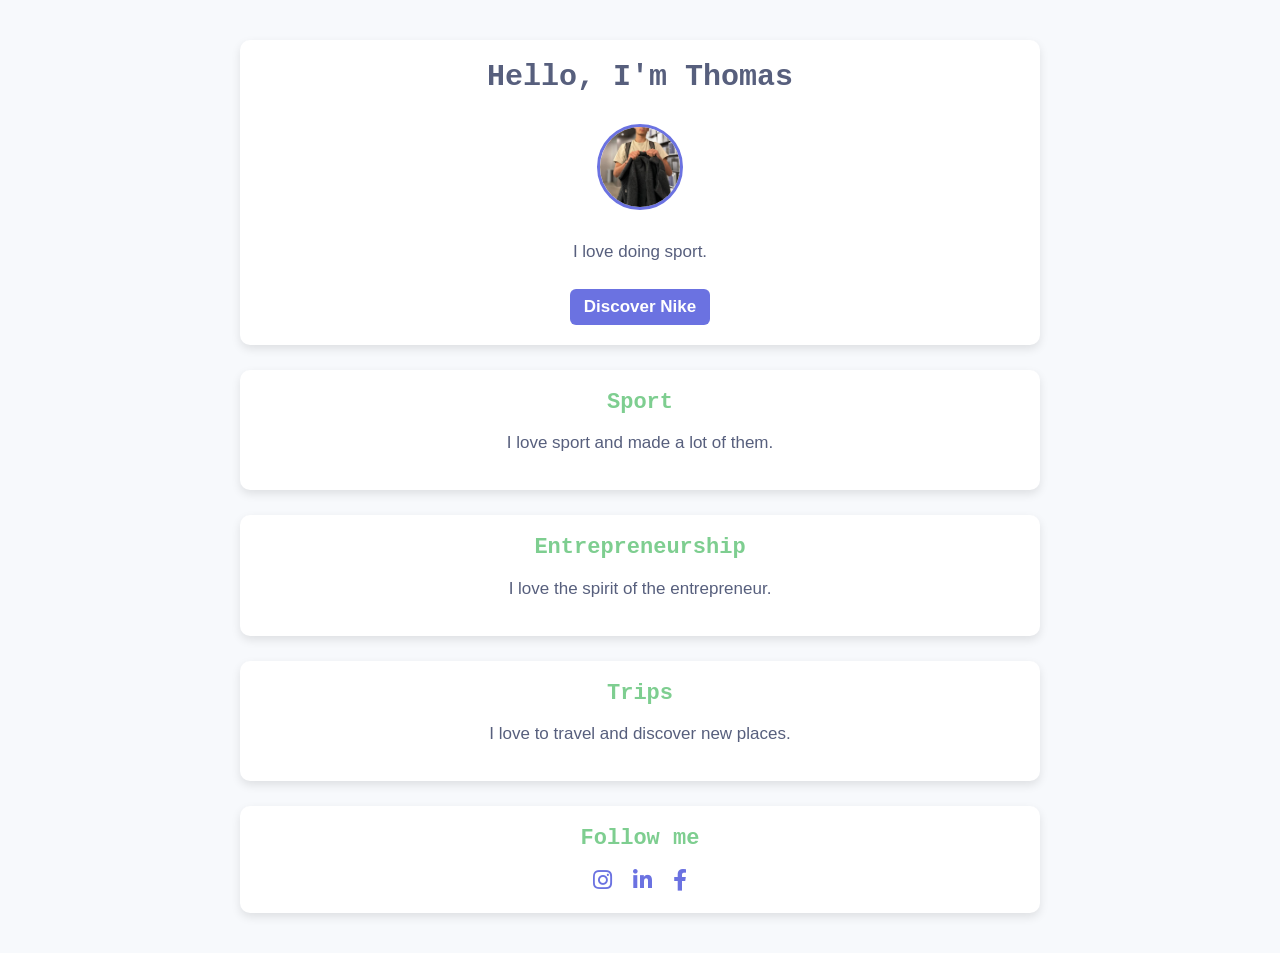
<file: index.html>
<!DOCTYPE html>
<html lang="fr">
  <head>
    <meta charset="UTF-8">
    <meta name="description" content="Profil de Thomas Dempuré">
    <title>Profil de Thomas Dempuré</title>

    <link rel="stylesheet" href="style.css">
    <link rel="stylesheet"
          href="https://use.fontawesome.com/releases/v5.2.0/css/all.css"
          integrity="sha384-hWVjflwFxL6sNzntih27bfxkr27PmbbK/iSvJ+a4+0owXq79v+lsFkW54bOGbiDQ"
          crossorigin="anonymous">
  </head>

  <body>
    <div class="container">

      <!-- Section : Présentation -->
      <div class="section">
        <h1>Hello, I'm Thomas</h1>
        <img class="photo" src="images/profil-picture.png" alt="Photo de profil de Thomas Dempuré">
        <p>I love doing sport.</p>
        <a class="button" href="https://www.nike.com/fr/" target="_blank">Discover Nike</a>
      </div>

      <!-- Section : Sport -->
      <div class="section">
        <h2>Sport</h2>
        <p>I love sport and made a lot of them.</p>
      </div>

      <!-- Section : Entrepreneurship -->
      <div class="section">
        <h2>Entrepreneurship</h2>
        <p>I love the spirit of the entrepreneur.</p>
      </div>

      <!-- Section : Trips -->
      <div class="section">
        <h2>Trips</h2>
        <p>I love to travel and discover new places.</p>
      </div>

      <!-- Section : Réseaux -->
      <div class="section">
        <h2>Follow me</h2>
        <ul class="social">
          <li>
            <a href="https://www.instagram.com/th0mas.dmp/" target="_blank" title="Instagram">
              <i class="fab fa-instagram"></i>
            </a>
          </li>
          <li>
            <a href="https://www.linkedin.com/in/thomas-dempur%C3%A9-b98089327/" target="_blank" title="LinkedIn">
              <i class="fab fa-linkedin-in"></i>
            </a>
          </li>
          <li>
            <a href="https://www.facebook.com/profile.php?id=61565596102776" target="_blank" title="Facebook">
              <i class="fab fa-facebook-f"></i>
            </a>
          </li>
        </ul>
      </div>

    </div>
  </body>
</html>
</file>
<file: style.css>
body {
  background-color: #F7F9FC;
  color: #575F7D;
  font-family: Helvetica, Arial, sans-serif;
  font-size: 17px;
  margin: 0;
  padding: 0;
}

/* Titres */
h1, h2 {
  font-family: Courier, monospace;
  margin-top: 0;
}

h1 {
  font-size: 30px;
  color: #575F7D;
}

h2 {
  font-size: 22px;
  color: #7ECE90;
}

/* Liens */
a {
  color: #6B72E1;
  text-decoration: none;
  font-weight: bold;
}

a:hover {
  color: black;
}

/* Conteneur */
.container {
  width: 90%;
  max-width: 800px;
  margin: 40px auto;
}

@media (max-width: 760px) {
	.container { 
		width: 600px;
	}
}
@media (max-width: 500px) {
	.container { 
		width: 400px;
	}
}

/* Sections délimitées avec ombre */
.section {
  background-color: white;
  border-radius: 10px;
  padding: 20px;
  margin-bottom: 25px;
  text-align: center;

  /* effet d'ombre */
  box-shadow: 0px 4px 10px rgba(0, 0, 0, 0.1);
}

/* Photo plus petite */
.photo {
  width: 80px;
  height: 80px;
  border-radius: 50%;
  object-fit: cover;
  border: 3px solid #6B72E1;
  margin: 10px 0;
}

/* Bouton */
.button {
  display: inline-block;
  background-color: #6B72E1;
  color: white;
  padding: 8px 14px;
  border-radius: 6px;
  margin-top: 10px;
}

.button:hover {
  background-color: #575F7D;
}

/* Réseaux sociaux */
.social {
  list-style: none;
  padding: 0;
  margin: 0;
}

.social li {
  display: inline-block;
  margin: 0 8px;
}

.social i {
  font-size: 22px;
  color: #6B72E1;
}

.social i:hover {
  color: black;
}
</file>
